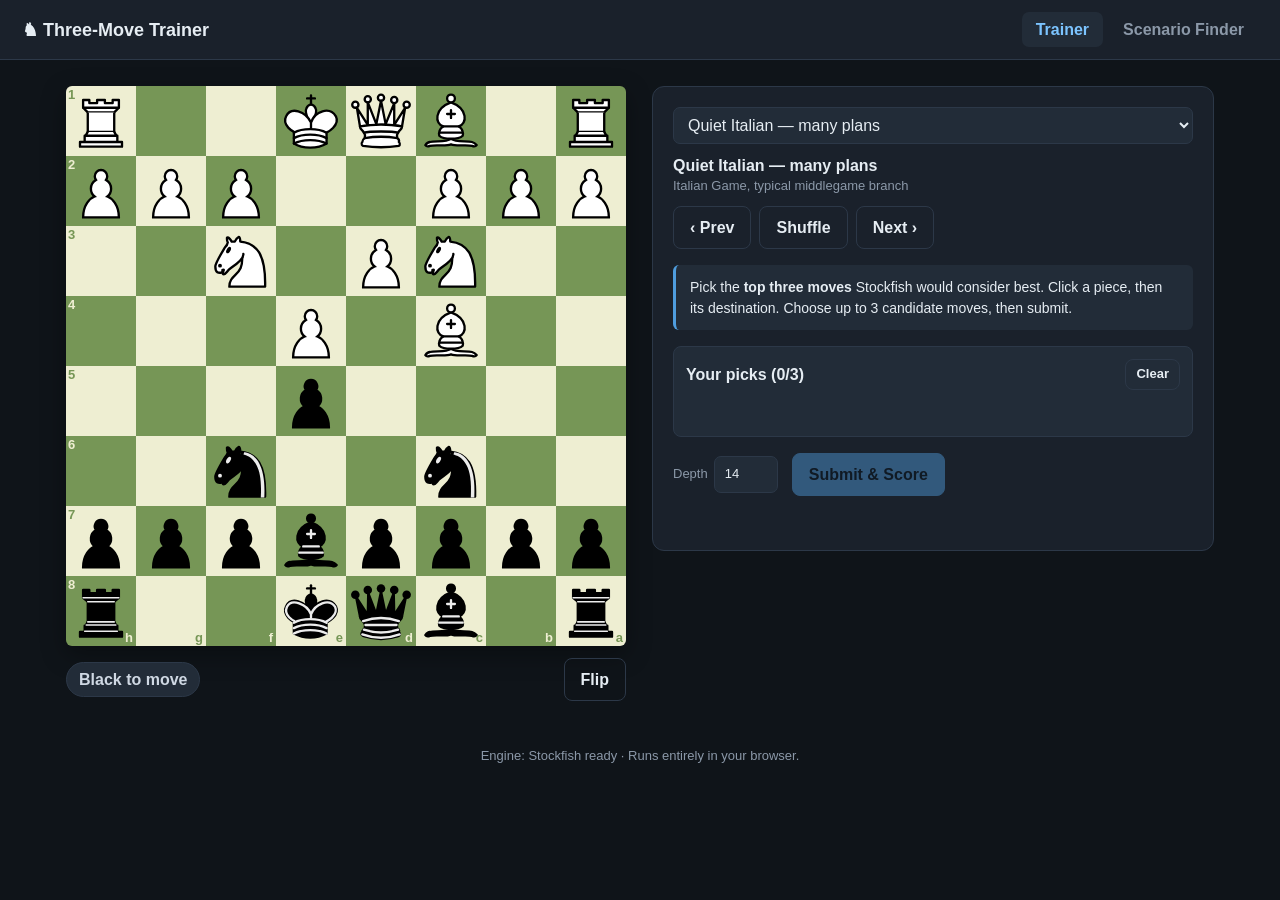
<file: index.html>
<!DOCTYPE html>
<html lang="en">
<head>
  <meta charset="utf-8">
  <meta name="viewport" content="width=device-width, initial-scale=1">
  <title>Three-Move Chess Trainer</title>
  <link rel="stylesheet" href="css/styles.css">
</head>
<body>
  <header class="topbar">
    <div class="brand">♞ Three-Move Trainer</div>
    <nav>
      <a class="navlink active" href="index.html">Trainer</a>
      <a class="navlink" href="finder.html">Scenario Finder</a>
    </nav>
  </header>

  <main class="layout">
    <section class="board-col">
      <div id="board" class="cmt-board"></div>
      <div class="board-controls">
        <span id="turn-indicator" class="turn-indicator">White to move</span>
        <button id="flip" class="btn ghost">Flip</button>
      </div>
    </section>

    <section class="panel">
      <div class="scenario-head">
        <div>
          <select id="scenario-select" class="select"></select>
        </div>
        <div class="scenario-meta">
          <div id="scenario-name" class="scenario-name"></div>
          <div id="scenario-source" class="scenario-source"></div>
        </div>
        <div class="nav-row">
          <button id="prev" class="btn ghost">‹ Prev</button>
          <button id="shuffle" class="btn ghost">Shuffle</button>
          <button id="next" class="btn ghost">Next ›</button>
        </div>
      </div>

      <div class="instructions">
        Pick the <strong>top three moves</strong> Stockfish would consider best.
        Click a piece, then its destination. Choose up to 3 candidate moves, then submit.
      </div>

      <div class="picks-box">
        <div class="picks-header">
          <span>Your picks (<span id="pick-count">0</span>/3)</span>
          <button id="reset-picks" class="btn ghost small">Clear</button>
        </div>
        <ol id="picks" class="picks"></ol>
      </div>

      <div class="actions">
        <label class="depth-label">Depth
          <input id="depth" type="number" min="6" max="24" value="14" class="depth-input">
        </label>
        <button id="submit" class="btn primary" disabled>Submit &amp; Score</button>
      </div>

      <div id="engine-status" class="engine-status"></div>
      <div id="result" class="result"></div>
      <div id="engine-lines" class="engine-lines"></div>
    </section>
  </main>

  <footer class="footer">
    Engine: <span id="engine-src">Stockfish (loading…)</span> ·
    Runs entirely in your browser.
  </footer>

  <script src="js/vendor/chess.min.js"></script>
  <script src="js/engine.js"></script>
  <script src="js/board.js"></script>
  <script src="js/scenarios.js"></script>
  <script src="js/trainer.js"></script>
</body>
</html>
</file>
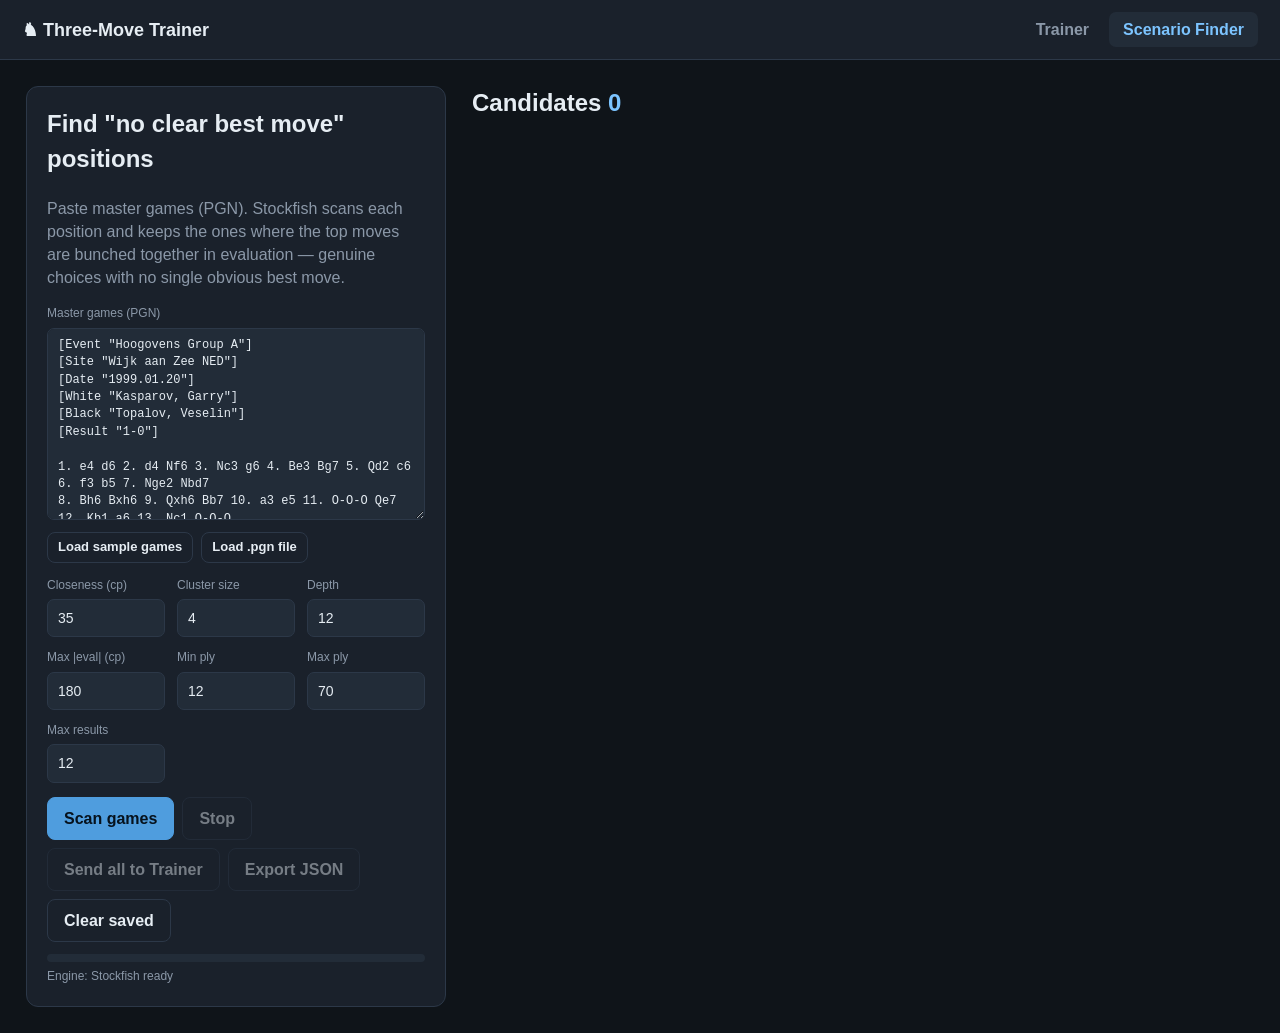
<file: finder.html>
<!DOCTYPE html>
<html lang="en">
<head>
  <meta charset="utf-8">
  <meta name="viewport" content="width=device-width, initial-scale=1">
  <title>Scenario Finder — Three-Move Chess Trainer</title>
  <link rel="stylesheet" href="css/styles.css">
</head>
<body>
  <header class="topbar">
    <div class="brand">♞ Three-Move Trainer</div>
    <nav>
      <a class="navlink" href="index.html">Trainer</a>
      <a class="navlink active" href="finder.html">Scenario Finder</a>
    </nav>
  </header>

  <main class="finder-layout">
    <section class="finder-controls">
      <h2>Find "no clear best move" positions</h2>
      <p class="muted">
        Paste master games (PGN). Stockfish scans each position and keeps the ones
        where the top moves are bunched together in evaluation — genuine choices
        with no single obvious best move.
      </p>

      <label class="field">
        <span>Master games (PGN)</span>
        <textarea id="pgn" rows="10" spellcheck="false"></textarea>
      </label>
      <div class="row">
        <button id="load-sample" class="btn ghost small">Load sample games</button>
        <label class="file-btn btn ghost small">Load .pgn file
          <input id="pgn-file" type="file" accept=".pgn,.txt" hidden>
        </label>
      </div>

      <div class="params">
        <label class="field small">
          <span>Closeness (cp)</span>
          <input id="threshold" type="number" min="5" max="100" value="35">
        </label>
        <label class="field small">
          <span>Cluster size</span>
          <input id="cluster" type="number" min="3" max="5" value="4">
        </label>
        <label class="field small">
          <span>Depth</span>
          <input id="depth" type="number" min="6" max="20" value="12">
        </label>
        <label class="field small">
          <span>Max |eval| (cp)</span>
          <input id="maxadv" type="number" min="50" max="400" value="180">
        </label>
        <label class="field small">
          <span>Min ply</span>
          <input id="minply" type="number" min="1" max="80" value="12">
        </label>
        <label class="field small">
          <span>Max ply</span>
          <input id="maxply" type="number" min="2" max="160" value="70">
        </label>
        <label class="field small">
          <span>Max results</span>
          <input id="maxresults" type="number" min="1" max="50" value="12">
        </label>
      </div>

      <div class="row">
        <button id="run" class="btn primary">Scan games</button>
        <button id="stop" class="btn ghost" disabled>Stop</button>
        <button id="send-all" class="btn ghost" disabled>Send all to Trainer</button>
        <button id="export" class="btn ghost" disabled>Export JSON</button>
        <button id="clear-store" class="btn ghost">Clear saved</button>
      </div>

      <div id="progress" class="progress"></div>
      <div id="finder-status" class="muted"></div>
      <div class="muted small">Engine: <span id="engine-src">loading…</span></div>
    </section>

    <section class="finder-results">
      <h2>Candidates <span id="result-count" class="count">0</span></h2>
      <div id="results" class="results"></div>
    </section>
  </main>

  <script src="js/vendor/chess.min.js"></script>
  <script src="js/engine.js"></script>
  <script src="js/board.js"></script>
  <script src="js/scenarios.js"></script>
  <script src="js/finder.js"></script>
</body>
</html>
</file>
<file: css/styles.css>
:root {
  --bg: #0f1419;
  --panel: #1a212b;
  --panel-2: #222c38;
  --line: #2c3848;
  --text: #e6edf3;
  --muted: #8b98a8;
  --accent: #7cc4ff;
  --accent-2: #4f9dde;
  --light-sq: #eeeed2;
  --dark-sq: #769656;
  --highlight: rgba(247, 247, 105, 0.55);
  --good: #4caf50;
  --warn: #e6a23c;
  --bad: #e05c5c;
  --best: #3fa7ff;
}

* { box-sizing: border-box; }

body {
  margin: 0;
  font-family: -apple-system, BlinkMacSystemFont, "Segoe UI", Roboto, Helvetica, Arial, sans-serif;
  background: var(--bg);
  color: var(--text);
  line-height: 1.45;
}

.topbar {
  display: flex;
  align-items: center;
  justify-content: space-between;
  padding: 12px 22px;
  background: var(--panel);
  border-bottom: 1px solid var(--line);
}
.brand { font-size: 18px; font-weight: 700; }
.topbar nav { display: flex; gap: 6px; }
.navlink {
  color: var(--muted);
  text-decoration: none;
  padding: 6px 14px;
  border-radius: 7px;
  font-weight: 600;
}
.navlink:hover { color: var(--text); background: var(--panel-2); }
.navlink.active { color: var(--accent); background: var(--panel-2); }

/* ---- Trainer layout ---- */
.layout {
  display: grid;
  grid-template-columns: minmax(320px, 560px) 1fr;
  gap: 26px;
  padding: 26px;
  max-width: 1200px;
  margin: 0 auto;
  align-items: start;
}
.board-col { position: sticky; top: 20px; }

/* ---- Board (chess.com style) ---- */
.cmt-board {
  display: grid;
  grid-template-columns: repeat(8, 1fr);
  grid-template-rows: repeat(8, 1fr);
  aspect-ratio: 1 / 1;
  width: 100%;
  border-radius: 6px;
  overflow: hidden;
  user-select: none;
  box-shadow: 0 8px 24px rgba(0, 0, 0, 0.35);
}
.cmt-board.mini { width: 200px; box-shadow: none; }
.sq {
  position: relative;
  display: flex;
  align-items: center;
  justify-content: center;
  cursor: default;
}
.cmt-board:not(.mini) .sq { cursor: pointer; }
.sq.light { background: var(--light-sq); }
.sq.dark { background: var(--dark-sq); }

/* Piece images */
.piece {
  position: absolute;
  inset: 0;
  background-repeat: no-repeat;
  background-position: center;
  background-size: 100% 100%;
  z-index: 3;
  pointer-events: none;
}

/* Coordinate labels: colored to the opposite square shade, like chess.com */
.coord {
  position: absolute;
  font-size: 11px;
  font-weight: 700;
  z-index: 4;
  pointer-events: none;
  line-height: 1;
}
.coord.rank { top: 2px; left: 2px; }
.coord.file { bottom: 2px; right: 3px; }
.sq.light .coord { color: var(--dark-sq); }
.sq.dark .coord { color: var(--light-sq); }
.cmt-board.mini .coord { display: none; }
@media (min-width: 900px) { .coord { font-size: 13px; } }

/* Selected square + engine-move highlights: translucent overlays */
.sq.sel::before,
.sq.mk-best::before, .sq.mk-best-from::before,
.sq.mk-good::before, .sq.mk-good-from::before {
  content: "";
  position: absolute;
  inset: 0;
  z-index: 1;
}
.sq.sel::before { background: var(--highlight); }
.sq.mk-best::before, .sq.mk-best-from::before { background: rgba(63, 167, 255, 0.45); }
.sq.mk-good::before, .sq.mk-good-from::before { background: rgba(123, 216, 143, 0.40); }

/* Legal-move hints: dot for quiet moves, ring for captures (chess.com style) */
.sq.legal::after {
  content: "";
  position: absolute;
  width: 32%; height: 32%;
  border-radius: 50%;
  background: rgba(0, 0, 0, 0.16);
  z-index: 2;
}
.sq.legal-capture::after {
  content: "";
  position: absolute;
  inset: 6%;
  border-radius: 50%;
  border: 6px solid rgba(0, 0, 0, 0.16);
  box-sizing: border-box;
  z-index: 2;
}

.board-controls {
  display: flex;
  align-items: center;
  justify-content: space-between;
  margin-top: 12px;
}
.turn-indicator {
  font-weight: 700;
  padding: 5px 12px;
  border-radius: 20px;
  background: var(--panel-2);
  border: 1px solid var(--line);
}
.turn-indicator.white { color: #fff; }
.turn-indicator.black { color: #cfd8e3; }

/* ---- Panel ---- */
.panel {
  background: var(--panel);
  border: 1px solid var(--line);
  border-radius: 12px;
  padding: 20px;
}
.scenario-head { display: flex; flex-direction: column; gap: 10px; }
.select, .depth-input, textarea, input[type="number"], input[type="text"] {
  background: var(--panel-2);
  color: var(--text);
  border: 1px solid var(--line);
  border-radius: 7px;
  padding: 8px 10px;
  font: inherit;
}
.select { width: 100%; }
.scenario-name { font-weight: 700; font-size: 16px; }
.scenario-source { color: var(--muted); font-size: 13px; }
.nav-row { display: flex; gap: 8px; }

.instructions {
  margin: 16px 0;
  padding: 12px 14px;
  background: var(--panel-2);
  border-left: 3px solid var(--accent-2);
  border-radius: 6px;
  font-size: 14px;
}

.picks-box {
  background: var(--panel-2);
  border: 1px solid var(--line);
  border-radius: 8px;
  padding: 12px;
}
.picks-header { display: flex; justify-content: space-between; align-items: center; font-weight: 600; }
.picks { list-style: decimal inside; margin: 10px 0 0; padding: 0; min-height: 24px; }
.picks li {
  display: flex; align-items: center; justify-content: space-between;
  padding: 6px 8px; margin: 4px 0;
  background: var(--panel); border-radius: 6px;
}
.pick-san { font-weight: 700; font-size: 15px; }

.actions { display: flex; align-items: center; gap: 14px; margin: 16px 0; }
.depth-label { color: var(--muted); font-size: 13px; display: flex; align-items: center; gap: 6px; }
.depth-input { width: 64px; }

/* ---- Buttons ---- */
.btn {
  border: 1px solid var(--line);
  background: var(--panel-2);
  color: var(--text);
  padding: 9px 16px;
  border-radius: 8px;
  font: inherit; font-weight: 600;
  cursor: pointer;
}
.btn:hover:not(:disabled) { border-color: var(--accent-2); }
.btn:disabled { opacity: 0.45; cursor: not-allowed; }
.btn.primary { background: var(--accent-2); border-color: var(--accent-2); color: #06121d; }
.btn.primary:hover:not(:disabled) { background: var(--accent); }
.btn.ghost { background: transparent; }
.btn.small { padding: 5px 10px; font-size: 13px; }

/* ---- Results / scoring ---- */
.engine-status { color: var(--muted); min-height: 18px; font-size: 14px; }
.score-summary {
  display: flex; align-items: center; gap: 24px;
  margin: 10px 0 16px;
  padding: 16px; background: var(--panel-2); border-radius: 10px;
}
.score-big { font-size: 42px; font-weight: 800; color: var(--accent); }
.score-big span { font-size: 18px; color: var(--muted); }
.stars { font-size: 26px; color: var(--warn); }
.stars-cap { font-size: 12px; color: var(--muted); }

.grades { display: flex; flex-direction: column; gap: 6px; margin-bottom: 18px; }
.grade-row {
  display: grid;
  grid-template-columns: 60px 90px 60px 1fr 60px;
  align-items: center;
  gap: 8px;
  padding: 8px 10px;
  border-radius: 7px;
  background: var(--panel-2);
  border-left: 4px solid var(--line);
  font-size: 14px;
}
.grade-san { font-weight: 700; }
.grade-rank { color: var(--muted); font-size: 12px; }
.grade-pts { text-align: right; font-weight: 700; }
.g-top { border-left-color: #36c275; }
.g-exc { border-left-color: #5bbf6a; }
.g-good { border-left-color: #9ac24f; }
.g-inacc { border-left-color: var(--warn); }
.g-mist { border-left-color: #e0783c; }
.g-blun { border-left-color: var(--bad); }

.engine-lines h3 { margin: 8px 0 10px; font-size: 15px; }
.eng-line {
  display: grid;
  grid-template-columns: 24px 56px 1fr 56px 2fr;
  align-items: center;
  gap: 10px;
  padding: 6px 8px;
  border-radius: 6px;
  font-size: 14px;
}
.eng-line.picked { background: rgba(124, 196, 255, 0.12); }
.eng-rank { color: var(--muted); }
.eng-san { font-weight: 700; }
.eng-bar { background: var(--panel-2); border-radius: 4px; height: 10px; overflow: hidden; }
.eng-bar span { display: block; height: 100%; background: linear-gradient(90deg, var(--accent-2), var(--accent)); }
.eng-score { text-align: right; font-variant-numeric: tabular-nums; }
.eng-pv { color: var(--muted); font-size: 12px; white-space: nowrap; overflow: hidden; text-overflow: ellipsis; }

.footer { text-align: center; color: var(--muted); font-size: 13px; padding: 20px; }

/* ---- Finder ---- */
.finder-layout {
  display: grid;
  grid-template-columns: 420px 1fr;
  gap: 26px;
  padding: 26px;
  max-width: 1300px;
  margin: 0 auto;
  align-items: start;
}
.finder-controls {
  background: var(--panel);
  border: 1px solid var(--line);
  border-radius: 12px;
  padding: 20px;
  position: sticky;
  top: 20px;
}
.finder-controls h2 { margin-top: 0; }
.muted { color: var(--muted); }
.muted.small, .small.muted { font-size: 12px; }
.field { display: flex; flex-direction: column; gap: 5px; margin: 12px 0; font-size: 14px; }
.field.small { margin: 0; }
.field span { color: var(--muted); font-size: 12px; }
.field textarea { width: 100%; font-family: ui-monospace, Menlo, Consolas, monospace; font-size: 12px; }
.params {
  display: grid;
  grid-template-columns: repeat(3, 1fr);
  gap: 12px;
  margin: 14px 0;
}
.params input { width: 100%; }
.row { display: flex; flex-wrap: wrap; gap: 8px; margin: 10px 0; }
.file-btn { display: inline-flex; align-items: center; cursor: pointer; }

.progress {
  height: 8px;
  background: var(--panel-2);
  border-radius: 5px;
  margin: 12px 0 6px;
  position: relative;
  overflow: hidden;
  font-size: 0;
}
.progress::before {
  content: "";
  position: absolute; left: 0; top: 0; bottom: 0;
  width: var(--p, 0%);
  background: linear-gradient(90deg, var(--accent-2), var(--accent));
  transition: width 0.2s;
}

.finder-results h2 { margin-top: 0; }
.count { color: var(--accent); }
.results { display: grid; grid-template-columns: repeat(auto-fill, minmax(340px, 1fr)); gap: 16px; }
.result-card {
  display: flex;
  gap: 14px;
  background: var(--panel);
  border: 1px solid var(--line);
  border-radius: 10px;
  padding: 14px;
}
.result-info { flex: 1; min-width: 0; }
.result-title { font-weight: 700; font-size: 14px; }
.result-source { color: var(--muted); font-size: 12px; margin: 4px 0 8px; }
.result-moves { list-style: none; margin: 0 0 10px; padding: 0; font-size: 13px; }
.result-moves li { display: flex; gap: 10px; padding: 2px 0; }
.result-moves .m-san { font-weight: 700; min-width: 52px; }
.result-moves .m-score { color: var(--muted); font-variant-numeric: tabular-nums; }
.result-moves em { color: var(--accent); font-style: normal; }
.result-actions { display: flex; gap: 8px; }

@media (max-width: 860px) {
  .layout, .finder-layout { grid-template-columns: 1fr; }
  .board-col, .finder-controls { position: static; }
}
</file>
